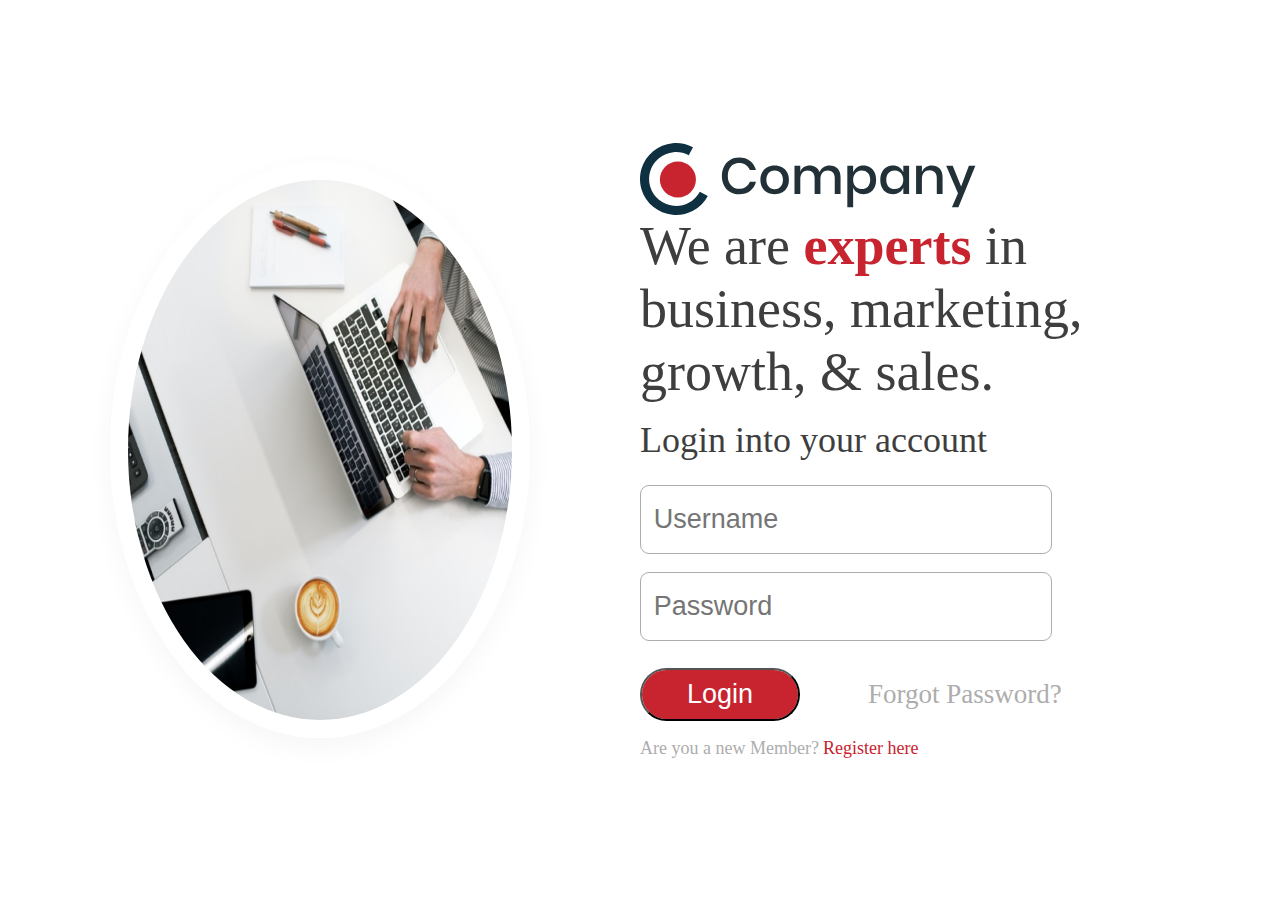
<file: index.html>
<!DOCTYPE html>
<html lang="en">

<head>
  <meta charset="UTF-8">
  <meta http-equiv="X-UA-Compatible" content="IE=edge">
  <meta name="viewport" content="width=device-width, initial-scale=1.0">
  <title>Company</title>
  <link rel="stylesheet" href="css/style.css">
</head>

<body>
  <div class="container">
    <div class="imagepart">
      <img src="images/hero-image.png" alt="image" id="indeximg">
    </div>
    <div class="contentpart">
      <img src="images/logo.svg" alt="logo" id="contentlogo">
      <span id="tagline">We are <span id="expertword">experts</span> in business, marketing, growth, & sales.</span>
      <span id="loginheading">Login into your account</span>
      <form action="#">
        <input type="text" name="indexname" id="indexname" class="indexinputs" placeholder="Username">
        <input type="password" name="indexpass" id="indexpass" class="indexinputs" placeholder="Password">
        <input type="submit" value="Login" id="indexsubmit">
        <a href="#" id="indexforgot">Forgot Password?</a><br>
        <span id="indexnewmember">Are you a new Member?</span>
        <span id="indexclick">Register here</span>
      </form>
    </div>
  </div>
  <script src="js/custom.js"></script>
</body>

</html>
</file>
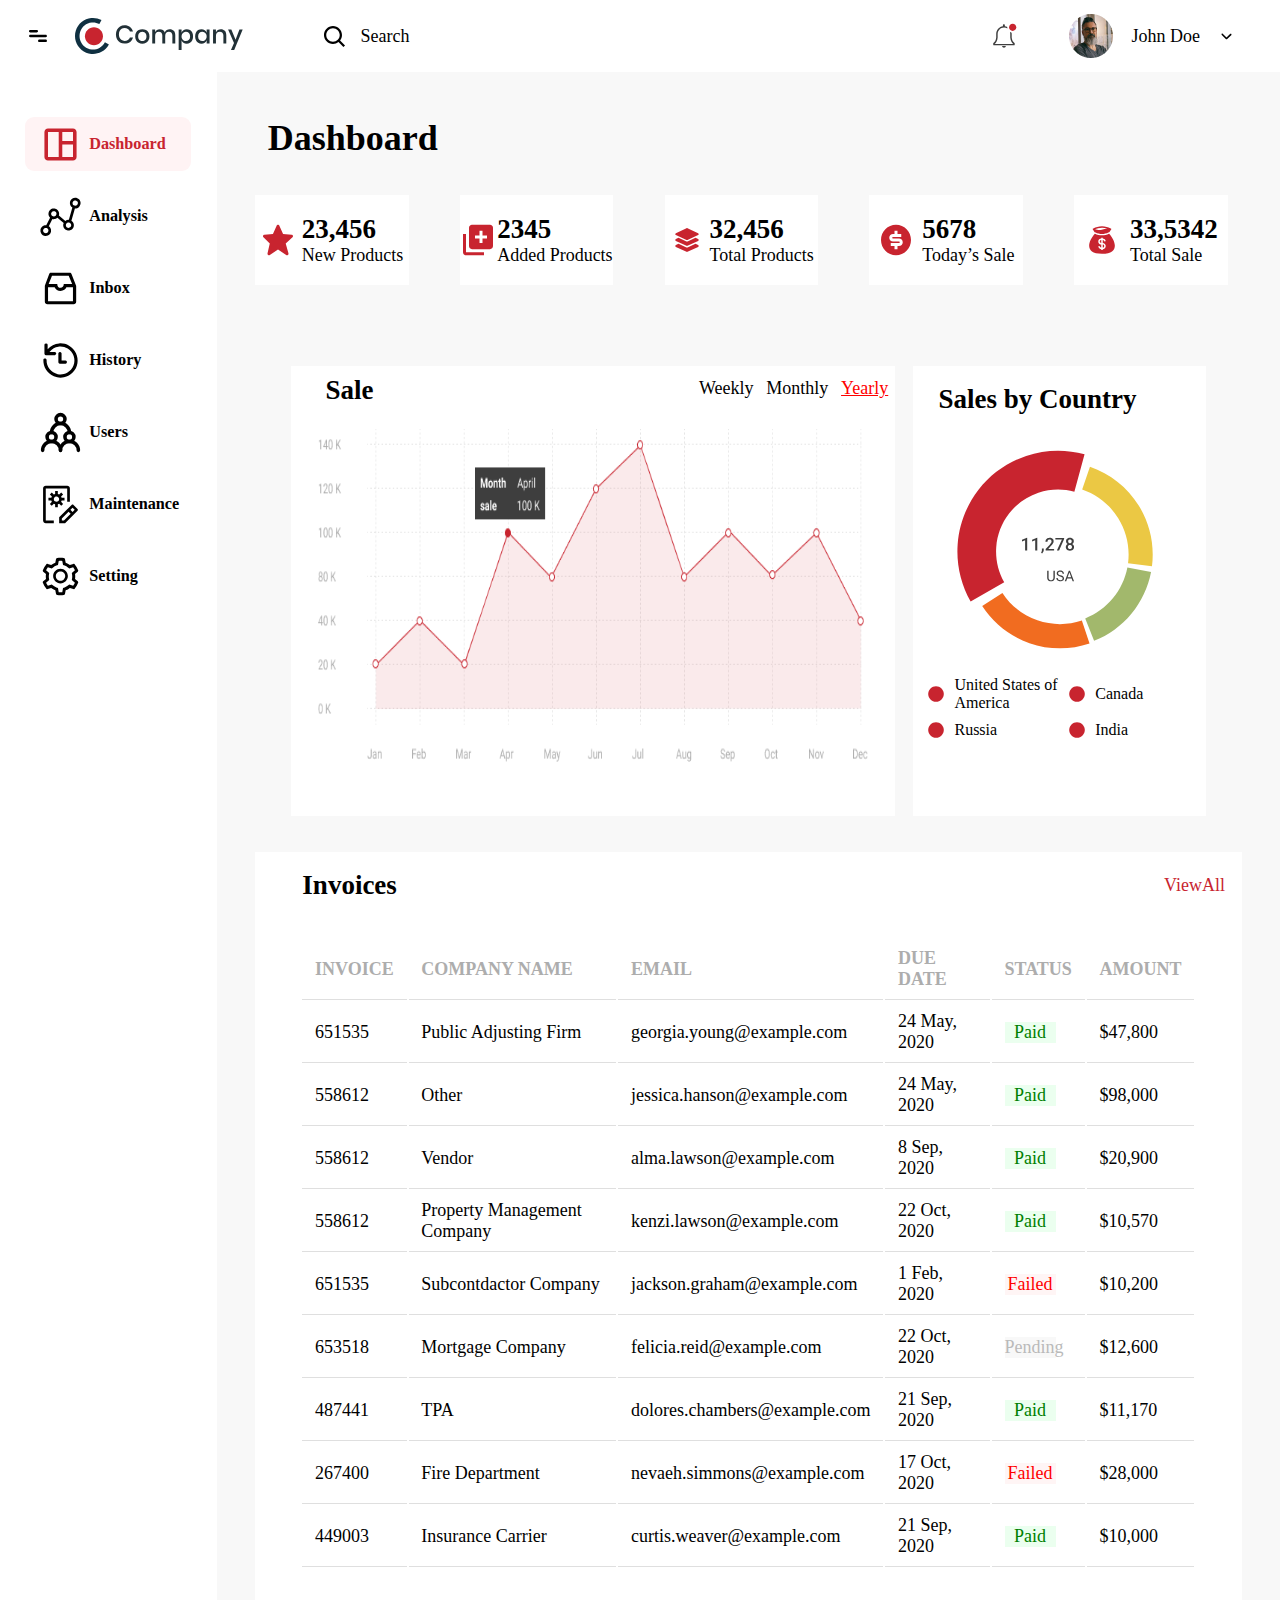
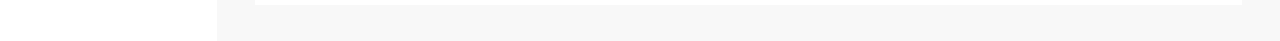
<file: dashboard.html>
<!DOCTYPE html>
<html lang="en">
<head>
    <meta charset="UTF-8">
    <meta http-equiv="X-UA-Compatible" content="IE=edge">
    <meta name="viewport" content="width=device-width, initial-scale=1.0">
    <title>Dashboard</title>
    <link rel="stylesheet" href="css/style.css">
</head>
<body>
    <header id="dashheader">
        <div id="leftnav">
            <img src="images/menu-bar.svg" alt="menu-bar" id="dashmenu" onclick="togglesidebar()">
            <img src="images/logo.svg" alt="logo" id="companylogo">
            <div id="searchdash">
                <img src="images/search-icon.svg" alt="search-icon" id="dashsearchicon">
                <span id="dashsearch">Search</span>
            </div>
        </div>
        
        <div id="rightnav">
            <img src="images/notification-icon.svg" alt="notification-icon" id="dashnotification">
            <div id="profiledash">
                <img src="images/profile.png" alt="profile" id="dashprofile">
                <span id="dashprofilename">John Doe</span>
                <img src="images/downward-arrow.svg" alt="downward-arrow" id="dashdownarraow">
            </div>
        </div>
    </header>
    <div class="dashcontainer">
        <div id="dashsidebar">
            <div id="sidemenu1" class="dashsidemenu dashmenuselect">
                <img src="images/dashboard-active.svg" alt="dashboard-active" id="sidemenuimg1" class="dashsideimg">
                <span id="sidecontent1" class="dashsidecontent">Dashboard</span>
            </div>
            <div id="sidemenu2" class="dashsidemenu">
                <img src="images/graph-default.svg" alt="dashboard-default" id="sidemenuimg2" class="dashsideimg">
                <span id="sidecontent2" class="dashsidecontent">Analysis</span>
            </div>
            <div id="sidemenu3" class="dashsidemenu">
                <img src="images/inbox-default.svg" alt="dashboard-default" id="sidemenuimg3" class="dashsideimg">
                <span id="sidecontent3" class="dashsidecontent">Inbox</span>
            </div>
            <div id="sidemenu4" class="dashsidemenu">
                <img src="images/clock-default.svg" alt="dashboard-default" id="sidemenuimg4" class="dashsideimg">
                <span id="sidecontent5" class="dashsidecontent">History</span>
            </div>
            <div id="sidemenu5" class="dashsidemenu">
                <img src="images/user-default.svg" alt="dashboard-default" id="sidemenuimg5" class="dashsideimg">
                <span id="sidecontent6" class="dashsidecontent">Users</span>
            </div>
            <div id="sidemenu6" class="dashsidemenu">
                <img src="images/maintenance-default.svg" alt="dashboard-default" id="sidemenuimg6" class="dashsideimg">
                <span id="sidecontent6" class="dashsidecontent">Maintenance</span>
            </div>
            <div id="sidemenu7" class="dashsidemenu">
                <img src="images/setting-default.svg" alt="dashboard-default" id="sidemenuimg7" class="dashsideimg">
                <span id="sidecontent7" class="dashsidecontent">Setting</span>
            </div>
        </div>
        <div id="dashmaincontent">
            <h1 id="dashmainheading">Dashboard</h1>
            <div id="dashboarddigits">
                <div class="dashboarddigitcontent" id="dashboarddigitcontent1">
                    <img src="images/star.svg" alt="star" class="dashdigitimg">                    
                    <div class="dashdigitcontent">
                        <h2 class="digitheading">23,456</h2>
                        <span class="digitsmallheading">New Products</span>
                    </div>
                </div>
                <div class="dashboarddigitcontent" id="dashboarddigitcontent2">
                    <img src="images/new-product.svg" alt="new-product" class="dashdigitimg">
                    <div class="dashdigitcontent">
                        <h2 class="digitheading">2345</h2>
                        <span class="digitsmallheading">Added Products</span>
                    </div>
                </div>
                <div class="dashboarddigitcontent" id="dashboarddigitcontent3">
                    <img src="images/total-product.svg" alt="total-product" class="dashdigitimg">
                    <div class="dashdigitcontent">
                        <h2 class="digitheading">32,456</h2>
                        <span class="digitsmallheading">Total Products</span>
                    </div>
                </div>
                <div class="dashboarddigitcontent" id="dashboarddigitcontent4">
                    <img src="images/dollar-filled.svg" alt="dollar-filled" class="dashdigitimg">
                    <div class="dashdigitcontent">
                        <h2 class="digitheading">5678</h2>
                        <span class="digitsmallheading">Today’s Sale</span>
                    </div>
                </div>
                <div class="dashboarddigitcontent" id="dashboarddigitcontent5">
                    <img src="images/money-bag.svg" alt="money-bag" class="dashdigitimg">
                    <div class="dashdigitcontent">
                        <h2 class="digitheading">33,5342</h2>
                        <span class="digitsmallheading">Total Sale</span>
                    </div>
                </div>
            </div>
            <div id="charts">
                <div id="dashgraph">
                    <div id="graphnav">
                        <div class="graphnavs" id="leftgraphnav">
                            <h3>Sale</h3>
                        </div>
                        <div class="graphnavs" id="rightgraphnav">
                            <span class="graphrightnavs">Weekly</span>
                            <span class="graphrightnavs">Monthly</span>
                            <span class="graphrightnavs" id="graphselected">Yearly</span>
                        </div>
                    </div>
                    <img src="images/data-graph.png" alt="data-graph" id="dashgraphimg">
                </div>
                <div id="piechart">
                    <h3 id="piechartheading">Sales by Country</h3>
                    <img src="images/pie-chart.svg" alt="pie-chart" id="piechartimg">
                    <div id="piechartname">
                        <div class="piechartitem" id="piechartitem1">
                            <img src="images/radio-checked-icon.svg" alt="radio-checked-icon" id="pieradio1" class="pieradioimg">
                            <span class="pienames" id="piename1">United States of America</span>
                        </div>
                        <div class="piechartitem" id="piechartitem2">
                            <img src="images/radio-checked-icon.svg" alt="radio-checked-icon" id="pieradio2" class="pieradioimg">
                            <span class="pienames" id="piename2">Canada</span>
                        </div>
                        <div class="piechartitem" id="piechartitem3">
                            <img src="images/radio-checked-icon.svg" alt="radio-checked-icon" id="pieradio3" class="pieradioimg">
                            <span class="pienames" id="piename3">Russia</span>
                        </div>
                        <div class="piechartitem" id="piechartitem4">
                            <img src="images/radio-checked-icon.svg" alt="radio-checked-icon" id="pieradio4" class="pieradioimg">
                            <span class="pienames" id="piename4">India</span>
                        </div>
                    </div>
                </div>
            </div>
            <div id="dashtable">
                <div id="dashtableheading">
                    <h2>Invoices</h2>
                    <span id="tableview">ViewAll</span>
                </div>
                <table id="dashboardtable">
                    <tr>
                        <th>INVOICE</th>
                        <th>COMPANY NAME</th>
                        <th>EMAIL</th>
                        <th>DUE DATE</th>
                        <th id="dashstatus">STATUS</th>
                        <th>AMOUNT</th>
                    </tr>
                    <tr>
                        <td>651535</td>
                        <td>Public Adjusting Firm</td>
                        <td>georgia.young@example.com</td>
                        <td>24 May, 2020</td>
                        <td><div class="paid dashstatus">Paid</div></td>
                        <td>$47,800</td>
                    </tr>
                    <tr>
                        <td>558612</td>
                        <td>Other</td>
                        <td>jessica.hanson@example.com</td>
                        <td>24 May, 2020</td>
                        <td><div class="paid dashstatus">Paid</div></td>
                        <td>$98,000</td>
                    </tr>
                    <tr>
                        <td>558612</td>
                        <td>Vendor</td>
                        <td>alma.lawson@example.com</td>
                        <td>8 Sep, 2020</td>
                        <td><div class="paid dashstatus">Paid</div></td>
                        <td>$20,900</td>
                    </tr>
                    <tr>
                        <td>558612</td>
                        <td>Property Management Company</td>
                        <td>kenzi.lawson@example.com</td>
                        <td>22 Oct, 2020</td>
                        <td><div class="paid dashstatus">Paid</div></td>
                        <td>$10,570</td>
                    </tr>
                    <tr>
                        <td>651535</td>
                        <td>Subcontdactor Company</td>
                        <td>jackson.graham@example.com</td>
                        <td>1 Feb, 2020</td>
                        <td><div class="failed dashstatus">Failed</div></td>
                        <td>$10,200</td>
                    </tr>
                    <tr>
                        <td>653518</td>
                        <td>Mortgage Company</td>
                        <td>felicia.reid@example.com</td>
                        <td>22 Oct, 2020</td>
                        <td><div class="pending dashstatus">Pending</div></td>
                        <td>$12,600</td>
                    </tr>
                    <tr>
                        <td>487441</td>
                        <td>TPA</td>
                        <td>dolores.chambers@example.com</td>
                        <td>21 Sep, 2020</td>
                        <td><div class="paid dashstatus">Paid</div></td>
                        <td>$11,170</td>
                    </tr>
                    <tr>
                        <td>267400</td>
                        <td>Fire Department</td>
                        <td>nevaeh.simmons@example.com</td>
                        <td>17 Oct, 2020</td>
                        <td><div class="failed dashstatus">Failed</div></td>
                        <td>$28,000</td>
                    </tr>
                    <tr>
                        <td>449003</td>
                        <td>Insurance Carrier</td>
                        <td>curtis.weaver@example.com</td>
                        <td>21 Sep, 2020</td>
                        <td><div class="paid dashstatus">Paid</div></td>
                        <td>$10,000</td>
                    </tr>
                </table>
            </div>
        </div>
    </div>
    <script src="js/custom.js"></script>
</body>
</html>
</file>
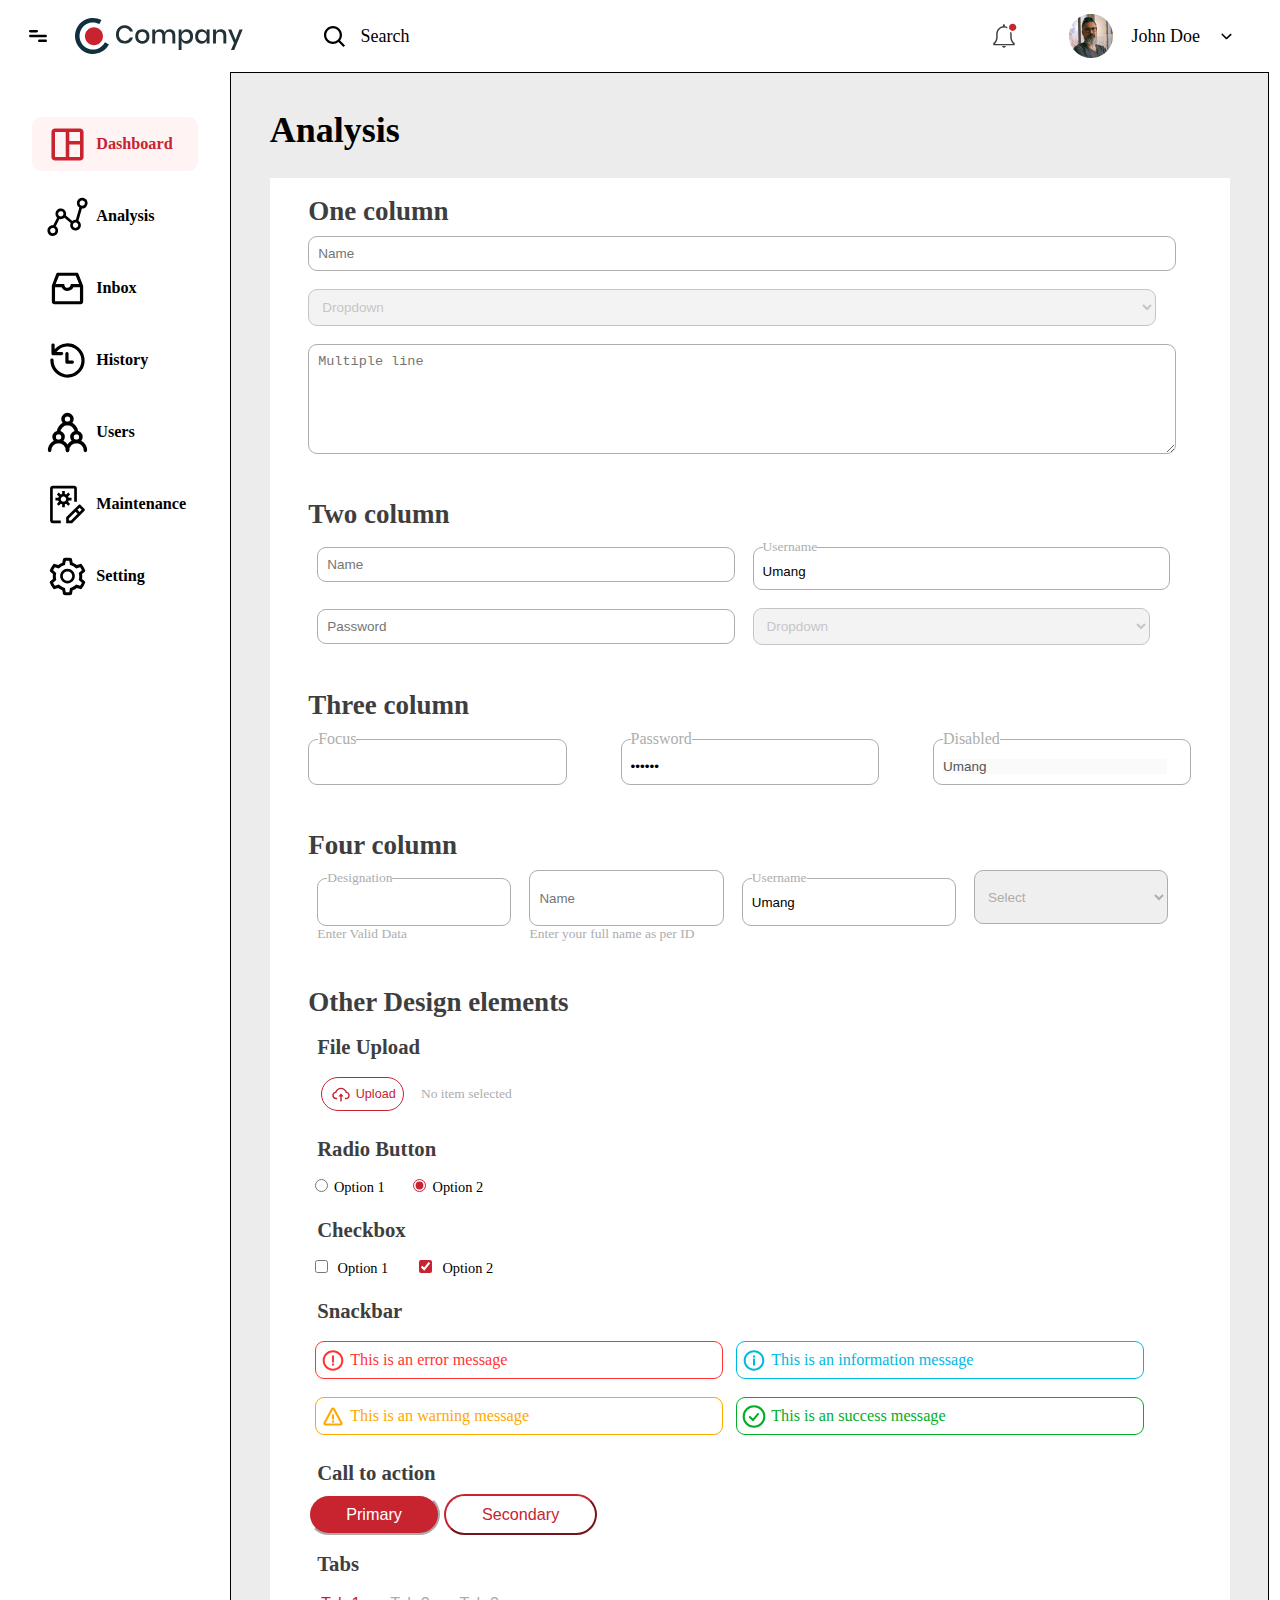
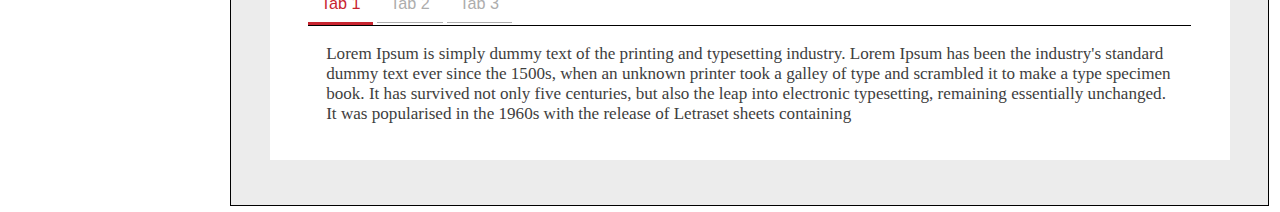
<file: innerpage.html>
<!DOCTYPE html>
<html lang="en">
<head>
    <meta charset="UTF-8">
    <meta http-equiv="X-UA-Compatible" content="IE=edge">
    <meta name="viewport" content="width=device-width, initial-scale=1.0">
    <title>Inner html</title>
    <link rel="stylesheet" href="css/style.css">
</head>
<body>
    <header id="dashheader">
        <div id="leftnav">
            <img src="images/menu-bar.svg" alt="menu-bar" id="dashmenu" onclick="togglesidebar()">
            <img src="images/logo.svg" alt="logo" id="companylogo">
            <div id="searchdash">
                <img src="images/search-icon.svg" alt="search-icon" id="dashsearchicon">
                <span id="dashsearch">Search</span>
            </div>
        </div>
        
        <div id="rightnav">
            <img src="images/notification-icon.svg" alt="notification-icon" id="dashnotification">
            <div id="profiledash">
                <img src="images/profile.png" alt="profile" id="dashprofile">
                <span id="dashprofilename">John Doe</span>
                <img src="images/downward-arrow.svg" alt="downward-arrow" id="dashdownarraow">
            </div>
        </div>
    </header>
    <div class="dashcontainer">
        <div id="dashsidebar">
            <div id="sidemenu1" class="dashsidemenu dashmenuselect">
                <img src="images/dashboard-active.svg" alt="dashboard-active" id="sidemenuimg1" class="dashsideimg">
                <span id="sidecontent1" class="dashsidecontent">Dashboard</span>
            </div>
            <div id="sidemenu2" class="dashsidemenu">
                <img src="images/graph-default.svg" alt="dashboard-default" id="sidemenuimg2" class="dashsideimg">
                <span id="sidecontent2" class="dashsidecontent">Analysis</span>
            </div>
            <div id="sidemenu3" class="dashsidemenu">
                <img src="images/inbox-default.svg" alt="dashboard-default" id="sidemenuimg3" class="dashsideimg">
                <span id="sidecontent3" class="dashsidecontent">Inbox</span>
            </div>
            <div id="sidemenu4" class="dashsidemenu">
                <img src="images/clock-default.svg" alt="dashboard-default" id="sidemenuimg4" class="dashsideimg">
                <span id="sidecontent5" class="dashsidecontent">History</span>
            </div>
            <div id="sidemenu5" class="dashsidemenu">
                <img src="images/user-default.svg" alt="dashboard-default" id="sidemenuimg5" class="dashsideimg">
                <span id="sidecontent6" class="dashsidecontent">Users</span>
            </div>
            <div id="sidemenu6" class="dashsidemenu">
                <img src="images/maintenance-default.svg" alt="dashboard-default" id="sidemenuimg6" class="dashsideimg">
                <span id="sidecontent6" class="dashsidecontent">Maintenance</span>
            </div>
            <div id="sidemenu7" class="dashsidemenu">
                <img src="images/setting-default.svg" alt="dashboard-default" id="sidemenuimg7" class="dashsideimg">
                <span id="sidecontent7" class="dashsidecontent">Setting</span>
            </div>
        </div>
        <div id="innermaincontent">
            <h1 id="mainheading">Analysis</h1>
            <div id="innermainelements">
                <div id="onecolumn">
                    <h3>One column</h3>
                    <input type="text" name="name" id="name" placeholder="Name">
                    <select name="dropdown" id="dropdown" disabled="Disabled">
                        <option value="volvo">Dropdown</option>
                    </select>
                    <textarea placeholder="Multiple line" name="multipleline" id="multipleline" rows="6"></textarea>  
                </div>
                <div id="twocolumn">
                    <h3>Two column</h3>
                    <div id="innertwocolumn">
                        <input type="text" name="innername" id="innername" placeholder="Name">
                        <fieldset>
                            <legend>Username</legend>
                            <input type="text" name="innerusername" id="innerusername" value="Umang" >
                        </fieldset>
                        <input type="password" name="innerpassword" id="innerpassword" placeholder="Password">
                        <select name="dropdown2" id="dropdown2" disabled="Disabled">
                            <option value="dropdown">Dropdown</option>
                        </select>
                    </div>
                </div>
                <div id="threecolumn">
                    <h3>Three column</h3>
                    <div id="innerthreecolumn">
                        <fieldset id="threefocus">
                            <legend>Focus</legend>
                            <input type="text" name="innerfocus" id="innerfocus">
                        </fieldset>
                        <fieldset>
                            <legend>Password</legend>
                            <input type="password" name="threepass" id="threepass" value="123456">
                        </fieldset>
                        <fieldset>
                            <legend>Disabled</legend>
                            <input type="text" name="innerdis" id="innerdis" value="Umang" disabled>
                        </fieldset>
                    </div>
                </div>
                <div id="fourcolumn">
                    <h3>Four column</h3>
                    <div id="innerfourcolumn">
                        <div id="fourdesignation">
                        <fieldset>
                            <legend>Designation</legend>
                            <input type="text" name="fourdesc" id="fourdesc">
                        </fieldset>
                        <label for="fourdesc">Enter Valid Data</label>
                        </div>
                        <div id="innerfourinput">
                            <input type="text" name="fourname" id="fourname" placeholder="Name">
                            <label for="fourname">Enter your full name as per ID</label>
                        </div>
                        <fieldset>
                            <legend>Username</legend>
                            <input type="text" name="fourusername" id="fourusername" value="Umang">
                        </fieldset>
                        <select name="fourselect" id="fourselect">
                            <option value="Select">Select</option>
                        </select>
                    </div>
                    
                </div>
                <div id="fivecolumn">
                    <h3>Other Design elements</h3>
                    <div id="otherelements">
                        <div id="fileupload">                            
                            <h4>File Upload</h4>
                            <input type="button" value="      Upload">
                            <label for="fileupload">No item selected</label>
                        </div>
                        <div id="innerradiobutton">
                            <h4>Radio Button</h4>
                            <div id="innerradiobtns">
                                <input type="radio" name="innerradio" class="innerradio"><label class="radiolabels" for="innerradio">Option 1</label> 
                                <input type="radio" name="innerradio" class="innerradio" checked><label class="radiolabels" for="innerradio">Option 2</label> 
                            </div>
                        </div>
                        <div id="innercheckbox">
                            <h4>Checkbox</h4>
                            <input type="checkbox" name="innercheck" class="innercheck" id="innercheck1"><label for="innercheck" class="checklabels"> Option 1</label>
                            <input type="checkbox" name="innercheck" class="innercheck" id="innercheck2" checked><label for="innercheck" class="checklabels"> Option 2</label>
                        </div>
                        <div id="snackbar">
                            <h4>Snackbar</h4>
                            <div id="snackmessages">
                                <div class="snackmsgs" id="snackmsg1">
                                    <img src="images/error-icon.svg" alt="error-icon">
                                    <span>This is an error message</span>
                                </div>
                                <div class="snackmsgs" id="snackmsg2">
                                    <img src="images/info-icon.svg" alt="info-icon">
                                    <span>This is an information message</span>
                                </div>
                                <div class="snackmsgs" id="snackmsg3">
                                    <img src="images/warning-icon.svg" alt="error-icon">
                                    <span>This is an warning message</span>
                                </div>
                                <div class="snackmsgs" id="snackmsg4">
                                    <img src="images/success-icon.svg" alt="info-icon">
                                    <span>This is an success message</span>
                                </div>
                            </div>
                        </div>
                        <div id="innercall">
                            <h4>Call to action</h4>
                            <input type="button" value="Primary" class="btncall" id="btncall1">
                            <input type="button" value="Secondary" class="btncall" id="btncall2">
                        </div>
                        <div id="innertabs">
                            <h4>Tabs</h4>
                            <div id="innertab">
                                <input type="button" value="Tab 1" id="innertab1" class="innertabbtn selected">
                                <input type="button" value="Tab 2" id="innertab2" class="innertabbtn">
                                <input type="button" value="Tab 3" id="innertab3" class="innertabbtn">
                            </div>
                            <p id="innertabcontent">Lorem Ipsum is simply dummy text of the printing and typesetting industry. Lorem Ipsum has been the industry's standard dummy text ever since the 1500s, when an unknown printer took a galley of type and scrambled it to make a type specimen book. It has survived not only five centuries, but also the leap into electronic typesetting, remaining essentially unchanged. It was popularised in the 1960s with the release of Letraset sheets containing</p>
                        </div>
                    </div>
                </div>
            </div>
        </div>
    </div>
    <script src="js/custom.js"></script>
</body>
</html>
</file>
<file: css/style.css>
/* ===================================================================== */
/* index.html */
/* ===================================================================== */
* {
    margin: 0px;
    padding: 0px;
}

.container {
    display: flex;
    height: 100vh;
}

.imagepart {
    width: 50%;
}

.contentpart {
    width: 50%;
}

/* image part */
.imagepart {
    width: 50%;
    display: flex;
    justify-content: center;
    align-items: center;
}

#indeximg {
    width: 30vw;
    height: 60vh;
    border-radius: 50%;
    box-shadow: 0vh 1vh 3vh #0000000a;
    border: 2vh solid #FFFFFF;
}

/* content */
.contentpart {
    width: 40%;
    display: flex;
    flex-direction: column;
    justify-content: center;
    align-items: flex-start;
}

#contentlogo {
    height: 8vh;
}

#tagline {
    text-align: left;
    font: normal normal 300 6vh/7vh Roboto;
    color: #3E3E3E;
    opacity: 1;
}

#expertword {
    text-align: left;
    font: normal normal 900 6vh/7vh Roboto;
    color: #C8242F;
}

#loginheading {
    text-align: left;
    font: normal normal normal 4vh/8vh Roboto;
    color: #3E3E3E;
    opacity: 1;
}
.indexinputs{
    width: 30vw;
    background: #FFFFFF 0% 0% no-repeat padding-box;
    border: 1px solid #ADADAD;
    border-radius: 1vh;
    font-size: 3vh;
    padding: 2vh 1vw;
    color: #ADADAD;
    opacity: 1;
    margin: 1vh 0vw;
   
}
#indexsubmit {
    background: #C8242F 0% 0% no-repeat padding-box;
    border-radius: 4vh;
    padding: 1vh 5vh;
    opacity: 1;
    font-size: 3vh;
    color: white;
    margin: 2vh 0vw;
}
#indexforgot{
text-align: left;
    font: normal normal normal 3vh/2vh Roboto;
    margin-left: 12vw;
    color: #ADADAD;
    opacity: 1;
    text-decoration: none;}
#indexnewmember{
    text-align: left;
        font: normal normal normal 2vh/2vh Roboto;
        color: #ADADAD;
        opacity: 1;
}
#indexclick{
    text-align: left;
    font: normal normal normal 2vh/2vh Roboto;
    letter-spacing: 0px;
    color: #C8242F;
    opacity: 1;
}
/* Responsive design of index.hmlt */
@media only screen and (max-width: 1300px) and (min-width: 1000px) {
    #indexforgot{
        font: normal normal normal 3vh/2vh Roboto;
        letter-spacing: 0px;
        margin-left: 5vw;
    }
}
@media only screen and (max-width: 1000px) {
    .container{
        display: flex;
    justify-content: center;
    flex-direction: column;
    height: 100vh;
    align-items: center;
    }
    .imagepart{
        height: 40vh;
    }
    #indeximg{
        width: 30vw;
        height: 35vh;
    }
    .contentpart{
        font-size: 2vh;
        height: 60vh;
        align-items: center;
        width: 64%;
    }
    #contentlogo{
        height: 6vh;
    }
    #tagline,#expertword{
        font-size: 3vh;
        line-height: 5vh;
        text-align: center;
    }
    #loginheading{
        font-size: 3vh;
        line-height: 4vh;
    }
    .contentpart form{
        display: flex;
        flex-direction: column;
        justify-content: center;
        align-items: center;
    }
    .indexinputs{
        font-size: 2vh;
        padding: 1vh;
        margin: 1vh;
    }
    #indexsubmit{
        font-size: 2vh;
        margin: 1vh;
        padding: 1vh 4vh;
    }
    #indexforgot{
        margin: 0;
        font-size: 2vh;
    }
}
@media only screen and (max-width: 600px) and (min-width:360px) {
    #indeximg{
        width: 30vh;
    }
    #loginheading{
        font-size: 2.4vh;
        line-height: 4vh;
        font-weight: bold;
    }
    .indexinputs{
        width: 50vw;
    }
}

/* ======================================================================================================================================== */
/* dashboard.html */
/* ======================================================================================================================================== */
#dashheader{
    height: 8vh;
    display: flex;
}
#leftnav{
    width: 75vw;
    display: flex;
    justify-content: flex-start;
    align-items: center;
    padding: 2vh 2vw;
}
#companylogo{
    margin: 1vh 2vw;
    height: 4vh;
}
#searchdash{
    display: flex;
    justify-content: center;
    align-items: center;
    padding: 2vh 3vw;
}
#dashsearch{
    font-size: 2vh;
}
#dashsearchicon{
    height: 3vh;
    margin: 1vh 1vw;
}
#rightnav{
    width: 25vw;
    display: flex;
    justify-content: flex-start;
    align-items: center;
}
#dashnotification{
    margin: 2vh;
}
#profiledash{
    display: flex;
    justify-content: center;
    align-items: center;
    padding: 1vh 2vw;
}
#dashprofile{
    margin: 1vh;
}
#dashprofilename{
    margin: 1vh;
    font-size: 2vh;
}
#dashdownarraow{
    margin: 1vh;
}
.dashcontainer{
    display: flex;
}
#dashsidebar{
    width: 18vw;
    display: flex;
    flex-direction: column;
    align-items: center;
    padding: 4vh 0vh;
}
.dashsideimg{
    height: 5vh;
}
.dashsidecontent{
    font-size: 1.8vh;
    font-weight: bold;
    margin: 0vh 0.5vw;
}
.dashsidemenu{
    height: 6vh;
    width: 11vw;
    display: flex;
    justify-content: flex-start;
    align-items: center;
    margin: 1vh 0vw;
    border-radius: 1vh;
    padding: 0vh 1vw;
}
.dashmenuselect{
    background: #FFF3F4 0% 0% no-repeat padding-box;
    color: #C8242F;
}
#dashmaincontent{
    background-color: #F8F8F8;
    width: 82vw;
    padding: 4vh 3vw;
}
#dashmainheading{
    font-size: 4vh;
    padding: 1vh 1vw;
}

#dashboarddigits{       
    height: 12vh;
    margin: 3vh 0vw;
    width: 76vw;
    display: flex;
    justify-content: space-between;
}
.dashboarddigitcontent{
    background-color: white;
    height: 10vh;
    width: 12vw;
    display: flex;
    align-items: center;
    justify-content: space-evenly;
}
.digitheading{
    font-size: 3vh;
}
.digitsmallheading{
    font-size: 2vh;
}
.dashdigitimg{
    width: 4vh;
    height: 4vw;
}
/* Charts */
#charts{
    height: 50vh;
    display: flex;
    justify-content: space-between;
    padding: 4vh;
}
#dashgraph{
    background-color: white;
    height: 50vh;
    width: 66%;
    
}
#graphnav{
    display: flex;
}
#leftgraphnav{
    width: 60%;
    padding: 1vh;
}
#leftgraphnav > h3{
    font-weight: bolder;
    padding-left: 2vw;
    font-size: 3vh;
}
#rightgraphnav{
    width: 40%;
    display: flex;
    align-items: center;
    justify-content: flex-end;
}
.graphrightnavs{
    margin: 1vh 0.5vw;
    font-size: 2vh;
}
.graphnavs{
    height: 5vh;
}
#graphselected{
    text-decoration: underline;
    color: red;
}
#dashgraphimg
{
    height: 37vh;
    width: 43vw;
    text-align: center;
    display: block;
    margin: auto;
}

#piechart{
    background-color: white;
    height: 50vh;
    width: 32%;
}
#piechartheading{
    padding: 2vh 2vw;
    font-size: 3vh;
}
#piechartimg{
    display: block;
    margin: auto;
    height: 27vh;
    width: 23vw;
}
#piechartname{
    display: flex;
    flex-wrap: wrap;
    justify-content: center;
}
.pieradioimg{
    height: 4vh;
    width: 4vh;
}
.piechartitem{
    height: 4vh;
    width: 11vw;
    display: flex;
    justify-content: flex-start;
    align-items: center;
}
#dashtable{
    background: white;
    padding: 1vh;
}

#dashtableheading{
    display: flex;
    align-items: center;
}
#dashtableheading>h2{
    margin: 1vh 3vw;
    font-size: 3vh;
    width: 85%;
}
#tableview{
    color: #C8242F;
    font-size: 2vh;
}
#dashboardtable{
    width: 70vw;
    margin: 3vh auto;
}
#dashboardtable th{
    color:#ADADAD;
}
#dashboardtable tr th,#dashboardtable tr td{
    border-bottom: 1px solid #dfdfdf;
    padding: 1vh 1vw;
    text-align: left;
    font-size: 2vh;
}
.paid{
    background-color: #EBFFEF;
    color: green;
}
.failed{
    background-color: #FFF5F5;
    color: red;
}
.pending{
    background-color: #F8F8F8;
    color: #BABABA;
}
.dashstatus{
    display: block;
    width: 4vw;
    text-align: center;
}
/* =================================================================================================== */
/* responsive dashboard */
/* =================================================================================================== */
@media screen and (max-width:1200px) {
    #dashmaincontent {
        padding: 3vh;
    }
    .dashsideimg{
        height: 3vh;
    }
    #dashmainheading{
        font-size: 3vh;
        padding: 0vh 1vw;
    }
    .digitheading{
        font-size: 2.3vh;
    }
    #dashboarddigits{
        margin: 2vh 0vw;
    }
    .digitsmallheading{
        font-size: 1.3vh;
    }
    #charts{
        padding: 2vh;
    }
    .dashdigitimg{
        height: 3vh;
        width: 3vw;
    }
    #piechartheading,#dashtableheading>h2,#leftgraphnav > h3{
        font-size: 2.5vh;
    }
    .graphrightnavs{
        font-size: 1.7vh;
    }
    .piechartitem {
        width: 20vw;
    }
    #piechartname{
        flex-direction: column;
        font-size: 1.5vh;
    }
    #dashboardtable tr th, #dashboardtable tr td {
        font-size: 1.5vh;
    }
}
@media screen and (max-width:850px)
{
    #leftnav{
        width: 60vw;
    }
    
    #rightnav{
        width: 37vw;
    }
    #dashsidebar{
        position: absolute;
        top: 7.9vh;
        background: white;
        height: 100vh;
        width: 30vw;
        display: none;
        align-items: flex-start;
        padding: 2vh 2vh;
        border:1px solid #C8242F;
    }
    .dashsidemenu{
        width: 25vw;
    }
    .dashcontainer{
        width: 100vw;
    }
    #dashboarddigits{
        width: 90vw;
    }
    .dashboarddigitcontent{
        width: 17vw;
    }
    .digitheading{
        font-size: 1.8vh;
    }
    #piechartheading{
        padding: 1vh;
    }
    #tableview{
        font-size: 1.7vw;
    }
    #dashmaincontent{        
        width: 100vw;
    }
    #dashboardtable{
        width: 82vw;
        margin: 1vh auto;
    }
    #dashboardtable tr th, #dashboardtable tr td {
        font-size: 1.3vh;
        padding: 0.3vh 0.5vw;
    }
}
@media screen and (max-width:600px){
    #companylogo {
        margin: 1vh 1vw;
        height: 3vh;
    }
    #searchdash{
        padding: 1vh 1vw;
    }
    #dashsearchicon{
        margin: 0vh;
    }
    #leftnav {
        width: 60vw;
    }
    #rightnav{
        width: 40vw;
    }
    #dashnotification {
        margin: 0vh;
        margin-left: 2.1vw;
    }
    #profiledash{
        padding: 0vh;
    }
    #dashtableheading>h2 {
        font-size: 1.8vh;
    }
    #dashgraph {
        background-color: white;
        height: 50vh;
        width: 100%;
    }
    #dashgraphimg {
        height: 40vh;
        width: 84vw;
    }
    #leftgraphnav {
        width: 52%;
    }
    #dashboarddigits {
        flex-wrap: wrap;
        height: auto;
        justify-content: flex-start;
    }
    .dashboarddigitcontent {
        width: 25vw;
        margin: 1vw;
    }
    .dashdigitimg {
        height: 5vh;
        width: 5vw;
    }
    .digitheading {
        font-size: 2.4vh;
    }
    .digitsmallheading {
        font-size: 1.4vh;
    }
    #piechartheading,  #leftgraphnav > h3{
        font-size: 3.5vh;
    }
    #tableview {
        font-size: 3vw;
    }
    #dashboardtable tr th, #dashboardtable tr td {
        font-size: 1.1vh;
        padding: 0.3vh 0.5vw;
    }
    #charts {
        display: flex;
        flex-direction: column;
        justify-content: center;
        align-items: center;
        padding: 1vh;
        height: auto;
    }
    #piechart {
        background-color: white;
        height: auto;
        width: 100%;
    }
    #piechartimg {
        height: 30vh;
        width: 60vw;
    }
    #piechartname {
        flex-direction: row;
        flex-wrap: wrap;
        font-size: 2vh;
    }
    .piechartitem {
        width: 38vw;
    }
}
/* ================================================================================================================== */
/* Innerpage.html */
/* ================================================================================================================== */
#innermaincontent{
    background: #ececec 0% 0% no-repeat padding-box;
    border: 1px solid black;
    width: 75vw;
    padding: 4vh 3vw;
}
#mainheading{
    font-size: 4vh;
}
#innermainelements {
    background-color: white;
    width: 100%;
    margin: 1vh auto;
    margin-top: 3vh;
}
#onecolumn {
    width: 92%;
    padding: 2vh 3vw;
    display: flex;
    flex-direction: column;
}
#onecolumn h3{
    font-size: 3vh;
    color: #3E3E3E;
}
#onecolumn input, #onecolumn select, #onecolumn textarea {
    width: 96%;
    margin: 1vh 0vw;
    padding: 1vh;
    border-radius: 1vh;
    border: 1px solid #ADADAD;
    color: #ADADAD;
    font-size: 1.5vh;
}
#twocolumn{
    width: 92%;
    padding: 2vh 3vw;
}

#twocolumn h3{
    font-size: 3vh;
    color: #3E3E3E;
}
#innertwocolumn{
    display: flex;
    justify-content: flex-start;
    align-items: center;
    flex-wrap: wrap;
    color: #ADADAD;
    border-color: #ADADAD;
    font-size: 1.5vh;
}
#innertwocolumn>input, #twocolumn select, #twocolumn fieldset {
    width: 45%;
    margin: 1vh 1vh;
    padding: 1vh;
    border-radius: 1vh;
    border: 1px solid #ADADAD;
    color: #ADADAD;
    font-size: 1.5vh;
}
 #twocolumn fieldset input{
 width: 94%;
    border: none;
 }
 
#threecolumn{
    width: 92%;
    padding: 2vh 3vw;
}
#threecolumn h3{
    font-size: 3vh;
    color: #3E3E3E;
}
#innerthreecolumn{
    display: flex;
    justify-content: space-between;
}
#innerthreecolumn fieldset {
    width: 27%;
    margin: 1vh 0vh;
    padding: 1vh;
    border-radius: 1vh;
    border: 1px solid #ADADAD;
    color: #ADADAD;
}

#innerthreecolumn fieldset input{
    width: 94%;
    border: none;
    font-size: 1.5vh;
}
#threefocus{
    border: 1px solid red;
}
#fourcolumn{
    width: 92%;
    padding: 2vh 3vw;
}
#fourcolumn h3{
    font-size: 3vh;
    color: #3E3E3E;
}
#innerfourcolumn{
    display: flex;
    flex-wrap: wrap;
    justify-content: flex-start;
}
#innerfourcolumn>fieldset,#innerfourcolumn>select,#innerfourcolumn>div{
    width: 22%;
    margin: 1vh 1vh;
    font-size: 1.5vh;
    color: #ADADAD;
}
#innerfourcolumn fieldset,#innerfourcolumn>div>input,#innerfourcolumn>select
{
    padding: 1vh;
    border: 1px solid #ADADAD;
    border-radius: 1vh;
    height: 4vh;
}
#innerfourcolumn>select{
    height: 6vh;
}
#innerfourinput>input{
    width: 90%;
}
#innerfourcolumn fieldset input{
    width: 94%;
    border: none;
}
#fivecolumn{
    width: 92%;
    padding: 2vh 3vw;
}
#fivecolumn h3{
    font-size: 3vh;
    color: #3E3E3E;
}
#fileupload h4{
    margin-top: 1vh;
    font-size: 2.3vh;
    padding: 1vh;
    color: #3E3E3E;
}
#fileupload input {
    background: url(../images/cloud-upload-icon.svg);
    background-repeat: no-repeat no-repeat;
    background-position-y: center;
    background-position-x: 1vh;
    color: #C8242F;
    margin: 1vh 1vw;
    border-radius: 2vh;
    border: 1px solid #C8242F;
    padding: 1vh 1vw;
    width: 6.5vw;
    font-size: 1.4vh;
}
#fileupload label{
    font-size: 1.5vh;
    color: #ADADAD;
}
#innerradiobutton h4{
    margin-top: 1vh;
    font-size: 2.3vh;
    padding: 1vh;
    color: #3E3E3E;
}
.innerradio{
    margin: 1vh 0.5vw;
    accent-color: #C8242F;
}
.radiolabels {
    font-size: 1.6vh;
    margin-right: 2vh;
    padding: 1vh 0vw;
}
#innercheckbox h4{
    margin-top: 1vh;
    font-size: 2.3vh;
    padding: 1vh;
    color: #3E3E3E;
}
.innercheck{
    margin: 1vh 0.5vw;
    accent-color: #C8242F;
}
.checklabels {
    font-size: 1.6vh;
    margin-right: 2.3vh;
    padding: 1vh 0vw;
}
#snackbar h4{
    margin-top: 1vh;
    font-size: 2.3vh;
    padding: 1vh;
    color: #3E3E3E;
}
#snackmessages{
    display: flex;
    flex-wrap: wrap;
}
.snackmsgs{
    width: 46%;
    border: 1px solid black;
    margin: 1vh 0.5vw;
    display: flex;
    align-items: center;
    border-radius: 1vh;
}
.snackmsgs img {
    height: 3vh;
    width: 2vw;
    margin: 0.5vh;
}
.snackmsgs span{
    font-size: 1.8vh;
}
#snackmsg1{
    border-color: #FF3535;
    color: #FF3535;
}
#snackmsg2{
    border-color: #00B9E1;
    color: #00B9E1;
}
#snackmsg3{
    border-color: #FFA800;
    color: #FFA800;
}
#snackmsg4{
    border-color: #00AF27;
    color: #00AF27;
}
#innercall h4{
    margin-top: 1vh;
    font-size: 2.3vh;
    padding: 1vh;
    color: #3E3E3E;
}
#btncall1
{
    background-color: #C8242F;
    border-radius: 4vh;
    border-color: white;
    color: white;
}
#btncall2{
    border-radius: 4vh;
    border-color: #C8242F;
    color: #C8242F;
    background-color: white;
}
.btncall {
    padding: 1vh 4vh;
    font-size: 1.8vh;
}
#innertabs h4{
    margin-top: 1vh;
    font-size: 2.3vh;
    padding: 1vh;
    color: #3E3E3E;
}
#innertabcontent{
    margin: 1vh;
    padding: 1vh;
    color: #3E3E3E;
    font-size: 1.9vh;
}
#innertab{
    border-bottom:1px solid black;
}
.innertabbtn {
    background: none;
    border: none;
    border-bottom: 1px solid;
    padding: 1vh 1vw;
    font-size: 1.8vh;
    color: #ADADAD;
}
.selected{
    color: #C8242F;
    border-bottom: 3px solid;
    border-color: #C8242F;
}
/* ============================================================================================== */
/* responsive innerpage */
/* ============================================================================================== */
@media screen and (max-width:1150px){
    #fileupload input{
        width: 9vw;
    }
    #innermaincontent{
        width: 74vw;
    }
    #leftnav {
        width: 60vw;
    }
    #rightnav {
        width: 25vw;
    }
    #innerfourcolumn>fieldset, #innerfourcolumn>select, #innerfourcolumn>div {
        width: 44%;
    }
    #innerfourcolumn>fieldset{
        width: 41%;
    }
    #dashsidebar {
        width: 19vw;
    }
    .dashsidecontent {
        font-size: 1.7vh;
    }
    #innertwocolumn>input, #twocolumn select, #twocolumn fieldset {
        width: 43%;
    }
}
@media screen and (max-width:850px)
{
    #innermaincontent {
        width: 94vw;
    }
    #fileupload input {
        width: 15vw;
    }
    #dashsidebar {
        width: 30vw;
        z-index: 1;
    }
}
@media screen and (max-width:600px)
{
    .dashcontainer {
        width: 111vw;
    }
    #innermaincontent {
        width: 104vw;
    }
    .snackmsgs span {
        font-size: 1.5vh;
    }
    #fileupload input {
        width: 25vw;
    }
    #innertwocolumn>input, #twocolumn select, #twocolumn fieldset {
        width: 40%;
    }
}
</file>
